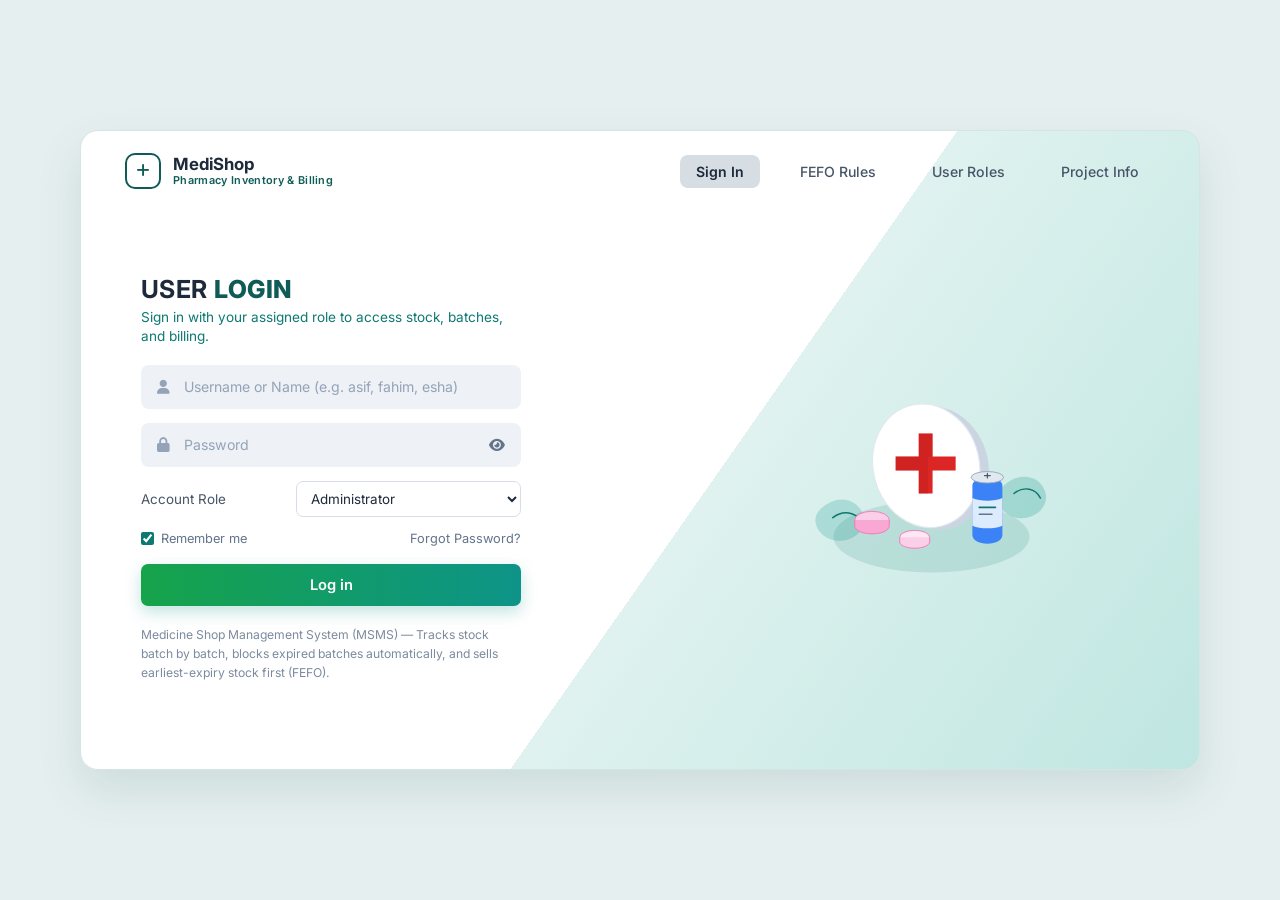
<file: index.html>
<!DOCTYPE html>
<html lang="en">
<head>
    <meta charset="UTF-8">
    <meta name="viewport" content="width=device-width, initial-scale=1.0">
    <title>MediShop — Pharmacy Management System</title>
    <link rel="preconnect" href="https://fonts.googleapis.com">
    <link rel="preconnect" href="https://fonts.gstatic.com" crossorigin>
    <link href="https://fonts.googleapis.com/css2?family=Inter:wght@400;500;600;700&display=swap" rel="stylesheet">
    <link href="https://cdnjs.cloudflare.com/ajax/libs/font-awesome/6.4.0/css/all.min.css" rel="stylesheet">
    <link rel="stylesheet" href="css/login.css">
</head>
<body>
    <div class="auth-shell">
        <header class="top-nav">
            <a href="index.html" class="brand-mark">
                <span class="brand-badge"><i class="fas fa-plus"></i></span>
                <span class="brand-text">
                    <strong>MediShop</strong>
                    <small>Pharmacy Inventory &amp; Billing</small>
                </span>
            </a>
            <nav class="nav-links" aria-label="Primary navigation">
                <a href="#login" class="nav-pill active" data-info="login">Sign In</a>
                <a href="#fefo" class="nav-link" data-info="fefo">FEFO Rules</a>
                <a href="#roles" class="nav-link" data-info="roles">User Roles</a>
                <a href="#about" class="nav-link" data-info="about">Project Info</a>
            </nav>
            <button type="button" class="mobile-nav-btn" id="mobileNavBtn" aria-label="Toggle menu">
                <i class="fas fa-bars"></i>
            </button>
        </header>

        <main class="auth-main">
            <section class="login-panel">
                <div class="login-card">
                    <div class="login-heading">
                        <h1>USER <span>LOGIN</span></h1>
                        <p>Sign in with your assigned role to access stock, batches, and billing.</p>
                    </div>

                    <div id="infoBanner" class="info-banner" role="status" aria-live="polite" hidden></div>

                    <form id="loginForm" novalidate>
                        <div class="field-group">
                            <label for="username" class="sr-only">Username or Full Name</label>
                            <div class="input-wrap">
                                <i class="fas fa-user"></i>
                                <input type="text" id="username" name="username" placeholder="Username or Name (e.g. asif, fahim, esha)" required autocomplete="username">
                            </div>
                        </div>

                        <div class="field-group">
                            <label for="password" class="sr-only">Password</label>
                            <div class="input-wrap">
                                <i class="fas fa-lock"></i>
                                <input type="password" id="password" name="password" placeholder="Password" required autocomplete="current-password">
                                <button type="button" class="toggle-password" id="togglePassword" aria-label="Show or hide password">
                                    <i class="fas fa-eye"></i>
                                </button>
                            </div>
                        </div>

                        <div class="role-row">
                            <label for="roleSelect">Account Role</label>
                            <select id="roleSelect" name="role">
                                <option value="Administrator">Administrator</option>
                                <option value="Manager">Manager / Shop Owner</option>
                                <option value="Sales Staff">Sales Staff</option>
                            </select>
                        </div>

                        <div class="meta-row">
                            <label class="checkbox-label">
                                <input type="checkbox" id="rememberMe" checked>
                                <span>Remember me</span>
                            </label>
                            <a href="#reset" id="forgotLink" class="forgot-link">Forgot Password?</a>
                        </div>

                        <button type="submit" class="btn-signin">Log in</button>
                    </form>

                    <p class="helper-note">
                        Medicine Shop Management System (MSMS) — Tracks stock batch by batch, blocks expired batches automatically, and sells earliest-expiry stock first (FEFO).
                    </p>
                </div>
            </section>

            <aside class="visual-panel" aria-hidden="true">
                <div class="illustration-stage">
                    <svg class="medical-scene" viewBox="0 0 520 420" fill="none" xmlns="http://www.w3.org/2000/svg">
                        <ellipse cx="285" cy="315" rx="170" ry="62" fill="#0f766e" fill-opacity="0.14"/>
                        <path d="M92 268C118 242 152 246 166 274C178 298 152 325 120 322C92 319 72 288 92 268Z" fill="#0d9488" fill-opacity="0.22"/>
                        <path d="M114 282C132 268 154 272 162 288" stroke="#0f766e" stroke-width="2.5" stroke-linecap="round"/>
                        <path d="M412 225C438 202 472 208 482 236C491 262 464 288 432 282C404 277 390 245 412 225Z" fill="#0d9488" fill-opacity="0.24"/>
                        <path d="M428 240C446 226 466 232 474 248" stroke="#0f766e" stroke-width="2.5" stroke-linecap="round"/>

                        <ellipse cx="292" cy="196" rx="92" ry="108" transform="rotate(-14 292 196)" fill="#cbd5e1"/>
                        <ellipse cx="276" cy="192" rx="92" ry="108" transform="rotate(-14 276 192)" fill="#ffffff" stroke="#e2e8f0" stroke-width="2"/>
                        <path d="M263 136H287V176H327V200H287V240H263V200H223V176H263V136Z" fill="#dc2626"/>
                        <path d="M263 136H287V176H279V240H263V200H223V176H263V136Z" fill="#b91c1c" fill-opacity="0.35"/>

                        <ellipse cx="182" cy="286" rx="30" ry="15" fill="#fbcfe8" stroke="#f472b6" stroke-width="1.5"/>
                        <path d="M152 286V296C152 304 165 310 182 310C199 310 212 304 212 296V286" fill="#f9a8d4" stroke="#f472b6" stroke-width="1.5"/>
                        <ellipse cx="256" cy="316" rx="26" ry="12" fill="#fce7f3" stroke="#f472b6" stroke-width="1.5"/>
                        <path d="M230 316V324C230 330 242 335 256 335C270 335 282 330 282 324V316" fill="#fbcfe8" stroke="#f472b6" stroke-width="1.5"/>

                        <path d="M356 226C356 218 366 213 382 213C398 213 408 218 408 226V312C408 321 397 327 382 327C367 327 356 321 356 312V226Z" fill="#3b82f6"/>
                        <path d="M356 248C370 254 394 254 408 248V296C394 302 370 302 356 296V248Z" fill="#eff6ff" fill-opacity="0.9"/>
                        <line x1="368" y1="264" x2="396" y2="264" stroke="#0f766e" stroke-width="3" stroke-linecap="round"/>
                        <line x1="368" y1="276" x2="390" y2="276" stroke="#64748b" stroke-width="2.5" stroke-linecap="round"/>
                        <ellipse cx="382" cy="212" rx="28" ry="10" fill="#e2e8f0" stroke="#94a3b8" stroke-width="1.5"/>
                        <path d="M377 209H387M382 205V213" stroke="#475569" stroke-width="2" stroke-linecap="round"/>
                    </svg>
                </div>
            </aside>
        </main>
    </div>
    <script src="js/login.js"></script>
</body>
</html>
</file>
<file: css/login.css>
:root {
    --bg-canvas: #ffffff;
    --teal-deep: #0f5c56;
    --teal-primary: #0d7a72;
    --teal-soft: #e6f4f2;
    --slate-ink: #1e293b;
    --slate-body: #475569;
    --slate-muted: #64748b;
    --input-fill: #eef1f5;
    --input-border: #d8dee9;
    --border-soft: #e2e8f0;
}

* {
    margin: 0;
    padding: 0;
    box-sizing: border-box;
    font-family: 'Inter', 'Segoe UI', Tahoma, Geneva, Verdana, sans-serif;
}

body {
    background-color: #e6efef;
    color: var(--slate-ink);
    min-height: 100vh;
    display: flex;
    align-items: center;
    justify-content: center;
    padding: 20px;
}

.sr-only {
    position: absolute;
    width: 1px;
    height: 1px;
    overflow: hidden;
    clip: rect(0, 0, 0, 0);
    white-space: nowrap;
}

.auth-shell {
    width: 100%;
    max-width: 1120px;
    min-height: 640px;
    background: linear-gradient(125deg, #ffffff 0%, #ffffff 56%, #dff2ef 56%, #bfe6e1 100%);
    border-radius: 18px;
    box-shadow: 0 20px 45px rgba(15, 92, 86, 0.12);
    border: 1px solid #d5e5e3;
    overflow: hidden;
    display: flex;
    flex-direction: column;
}

.top-nav {
    display: flex;
    align-items: center;
    justify-content: space-between;
    padding: 22px 44px;
}

.brand-mark {
    display: flex;
    align-items: center;
    gap: 12px;
    text-decoration: none;
    color: var(--slate-ink);
}

.brand-badge {
    width: 36px;
    height: 36px;
    border-radius: 10px;
    border: 2px solid var(--teal-deep);
    color: var(--teal-deep);
    display: inline-flex;
    align-items: center;
    justify-content: center;
    font-size: 0.95rem;
    background: #ffffff;
}

.brand-text {
    display: flex;
    flex-direction: column;
    line-height: 1.15;
}

.brand-text strong {
    font-size: 1.05rem;
    font-weight: 700;
    color: var(--slate-ink);
}

.brand-text small {
    font-size: 0.68rem;
    font-weight: 600;
    letter-spacing: 0.03em;
    color: var(--teal-deep);
}

.nav-links {
    display: flex;
    align-items: center;
    gap: 24px;
}

.nav-links a {
    text-decoration: none;
    font-size: 0.88rem;
    font-weight: 500;
    color: var(--slate-body);
    padding: 8px 16px;
    border-radius: 8px;
    transition: background-color 0.2s ease, color 0.2s ease;
}

.nav-links a:hover {
    color: var(--teal-deep);
    background-color: rgba(15, 92, 86, 0.07);
}

.nav-links a.nav-pill.active {
    background-color: #d6dde3;
    color: var(--slate-ink);
    font-weight: 600;
}

.mobile-nav-btn {
    display: none;
    background: #ffffff;
    border: 1px solid var(--border-soft);
    color: var(--slate-ink);
    width: 40px;
    height: 40px;
    border-radius: 8px;
    font-size: 1.05rem;
    cursor: pointer;
}

.auth-main {
    flex: 1;
    display: grid;
    grid-template-columns: 1.05fr 0.95fr;
    align-items: center;
    padding: 12px 44px 36px;
    gap: 28px;
}

.login-panel {
    display: flex;
    justify-content: flex-start;
    padding-left: 16px;
}

.login-card {
    width: 100%;
    max-width: 380px;
}

.login-heading {
    margin-bottom: 18px;
}

.login-heading h1 {
    font-size: 1.55rem;
    font-weight: 700;
    letter-spacing: 0.02em;
    color: var(--slate-ink);
    margin-bottom: 4px;
}

.login-heading h1 span {
    font-weight: 800;
    color: var(--teal-deep);
}

.login-heading p {
    font-size: 0.85rem;
    color: var(--teal-primary);
    line-height: 1.45;
}

.info-banner {
    background-color: var(--teal-soft);
    border: 1px solid #b6ddd8;
    color: var(--teal-deep);
    font-size: 0.81rem;
    line-height: 1.45;
    padding: 10px 14px;
    border-radius: 8px;
    margin-bottom: 16px;
}

.field-group {
    margin-bottom: 14px;
}

.input-wrap {
    position: relative;
    display: flex;
    align-items: center;
}

.input-wrap > i {
    position: absolute;
    left: 16px;
    color: #94a3b8;
    font-size: 0.9rem;
    pointer-events: none;
}

.input-wrap input {
    width: 100%;
    height: 44px;
    padding: 10px 42px 10px 42px;
    background-color: var(--input-fill);
    border: 1px solid transparent;
    border-radius: 8px;
    color: var(--slate-ink);
    font-size: 0.88rem;
    outline: none;
    transition: border-color 0.2s ease, background-color 0.2s ease;
}

.input-wrap input::placeholder {
    color: #94a3b8;
}

.input-wrap input:focus {
    background-color: #ffffff;
    border-color: var(--teal-primary);
}

.toggle-password {
    position: absolute;
    right: 12px;
    background: none;
    border: none;
    color: var(--slate-muted);
    cursor: pointer;
    padding: 4px;
    font-size: 0.88rem;
}

.toggle-password:hover {
    color: var(--teal-deep);
}

.role-row {
    display: flex;
    align-items: center;
    justify-content: space-between;
    gap: 12px;
    margin-bottom: 14px;
    font-size: 0.84rem;
    color: var(--slate-body);
}

.role-row select {
    flex: 1;
    max-width: 225px;
    height: 36px;
    padding: 0 10px;
    border-radius: 7px;
    border: 1px solid var(--input-border);
    background-color: #ffffff;
    color: var(--slate-ink);
    font-size: 0.84rem;
    outline: none;
}

.role-row select:focus {
    border-color: var(--teal-primary);
}

.meta-row {
    display: flex;
    align-items: center;
    justify-content: space-between;
    margin-bottom: 18px;
    font-size: 0.8rem;
}

.checkbox-label {
    display: inline-flex;
    align-items: center;
    gap: 7px;
    color: var(--slate-muted);
    cursor: pointer;
}

.checkbox-label input {
    accent-color: var(--teal-primary);
}

.forgot-link {
    color: var(--slate-muted);
    text-decoration: none;
}

.forgot-link:hover {
    color: var(--teal-deep);
    text-decoration: underline;
}

.btn-signin {
    width: 100%;
    height: 42px;
    border: none;
    border-radius: 7px;
    background: linear-gradient(90deg, #16a34a 0%, #0d9488 100%);
    color: #ffffff;
    font-size: 0.92rem;
    font-weight: 600;
    cursor: pointer;
    box-shadow: 0 6px 16px rgba(13, 148, 136, 0.25);
    transition: transform 0.15s ease, filter 0.2s ease;
}

.btn-signin:hover {
    filter: brightness(1.04);
}

.btn-signin:active {
    transform: scale(0.99);
}

.helper-note {
    margin-top: 20px;
    font-size: 0.76rem;
    line-height: 1.55;
    color: #7c8b9e;
}

.visual-panel {
    position: relative;
    display: flex;
    align-items: center;
    justify-content: center;
    min-height: 380px;
}

.medical-scene {
    width: 100%;
    max-width: 460px;
    height: auto;
}

@media (max-width: 900px) {
    .auth-shell {
        background: #ffffff;
        min-height: auto;
    }

    .top-nav {
        padding: 18px 24px;
    }

    .nav-links {
        display: none;
        position: absolute;
        top: 76px;
        left: 20px;
        right: 20px;
        background: #ffffff;
        border: 1px solid var(--border-soft);
        border-radius: 12px;
        padding: 14px;
        flex-direction: column;
        align-items: stretch;
        gap: 8px;
        box-shadow: 0 12px 24px rgba(15, 23, 42, 0.1);
        z-index: 20;
    }

    .nav-links.open {
        display: flex;
    }

    .mobile-nav-btn {
        display: inline-flex;
        align-items: center;
        justify-content: center;
    }

    .auth-main {
        grid-template-columns: 1fr;
        padding: 12px 24px 32px;
    }

    .login-panel {
        padding-left: 0;
        justify-content: center;
    }

    .visual-panel {
        min-height: 240px;
        background: linear-gradient(180deg, #f0fdfa 0%, #d8f0ec 100%);
        border-radius: 14px;
        padding: 12px;
    }
}

@media (max-width: 480px) {
    body {
        padding: 10px;
    }

    .login-heading h1 {
        font-size: 1.35rem;
    }

    .role-row {
        flex-direction: column;
        align-items: flex-start;
    }

    .role-row select {
        max-width: 100%;
        width: 100%;
    }
}
</file>
